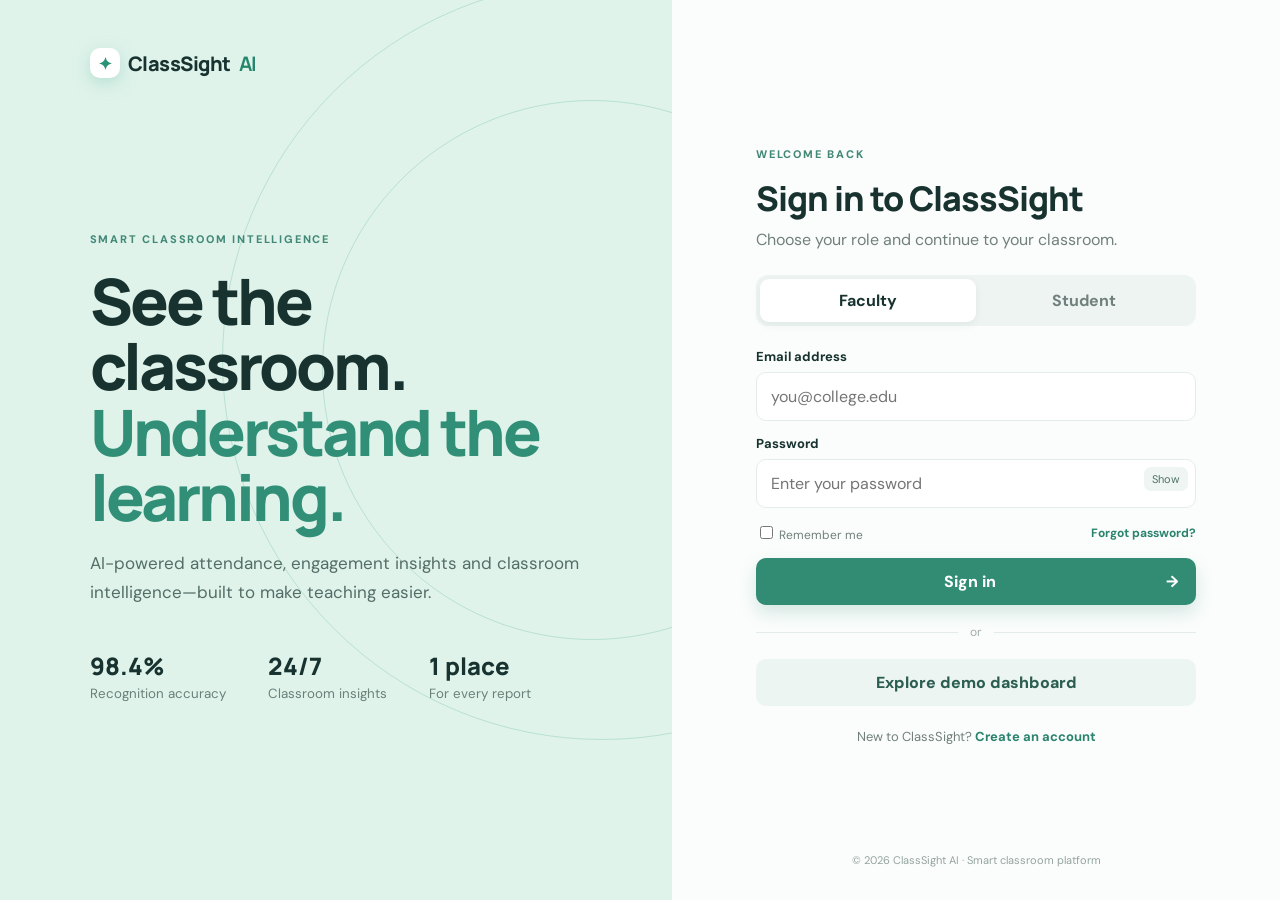
<file: index.html>
<!DOCTYPE html>
<html lang="en">
<head>
  <meta charset="UTF-8">
  <meta name="viewport" content="width=device-width, initial-scale=1.0">
  <title>ClassSight AI — Smart Classroom Intelligence</title>
  <link rel="preconnect" href="https://fonts.googleapis.com">
  <link rel="preconnect" href="https://fonts.gstatic.com" crossorigin>
  <link href="https://fonts.googleapis.com/css2?family=DM+Sans:wght@400;500;600;700&family=Manrope:wght@600;700;800&display=swap" rel="stylesheet">
  <link rel="stylesheet" href="css/style.css">
</head>
<body>
  <div id="toast" class="toast"></div>

  <main id="authPage" class="auth-page">
    <section class="auth-visual">
      <div class="brand brand-light"><span class="brand-mark">✦</span> ClassSight <b>AI</b></div>
      <div class="visual-copy">
        <span class="eyebrow">SMART CLASSROOM INTELLIGENCE</span>
        <h1>See the classroom.<br><span>Understand the learning.</span></h1>
        <p>AI-powered attendance, engagement insights and classroom intelligence—built to make teaching easier.</p>
        <div class="trust-row">
          <div><strong>98.4%</strong><small>Recognition accuracy</small></div>
          <div><strong>24/7</strong><small>Classroom insights</small></div>
          <div><strong>1 place</strong><small>For every report</small></div>
        </div>
      </div>
      <div class="visual-orbit orbit-one"></div>
      <div class="visual-orbit orbit-two"></div>
    </section>

    <section class="auth-panel">
      <div class="mobile-brand brand"><span class="brand-mark">✦</span> ClassSight <b>AI</b></div>
      <div class="auth-card">
        <div class="auth-heading">
          <span class="eyebrow">WELCOME BACK</span>
          <h2 id="authTitle">Sign in to ClassSight</h2>
          <p id="authSubtitle">Choose your role and continue to your classroom.</p>
        </div>

        <div class="role-switch">
          <button class="role-btn active" data-role="faculty" onclick="selectRole('faculty')">Faculty</button>
          <button class="role-btn" data-role="student" onclick="selectRole('student')">Student</button>
        </div>

        <form id="loginForm" onsubmit="handleLogin(event)">
          <label>Email address</label>
          <input id="email" type="email" placeholder="you@college.edu" required>
          <label>Password</label>
          <div class="password-wrap">
            <input id="password" type="password" placeholder="Enter your password" required>
            <button type="button" onclick="togglePassword()">Show</button>
          </div>
          <div class="form-row">
            <label class="check"><input type="checkbox"> Remember me</label>
            <a href="#" onclick="showToast('Password recovery will be connected to the backend.')">Forgot password?</a>
          </div>
          <button class="primary-btn full" type="submit">Sign in <span>→</span></button>
        </form>

        <div class="divider"><span>or</span></div>
        <button class="secondary-btn full" onclick="demoLogin()">Explore demo dashboard</button>
        <p class="signup-text">New to ClassSight? <a href="#" onclick="toggleSignup(event)">Create an account</a></p>
      </div>
      <p class="auth-footer">© 2026 ClassSight AI · Smart classroom platform</p>
    </section>
  </main>

  <main id="appPage" class="app-page hidden">
    <aside class="sidebar">
      <div class="brand"><span class="brand-mark">✦</span> ClassSight <b>AI</b></div>
      <div class="sidebar-role" id="sidebarRole"></div>
      <nav id="facultyNav" class="nav">
        <button class="nav-item active" onclick="showSection('overview',this)">⌂ <span>Overview</span></button>
        <button class="nav-item" onclick="showSection('classes',this)">▣ <span>My Classes</span></button>
        <button class="nav-item" onclick="showSection('students',this)">♙ <span>Students</span></button>
        <button class="nav-item" onclick="showSection('engagement',this)">◔ <span>AI Engagement</span></button>
        <button class="nav-item" onclick="showSection('incidents',this)">⚠ <span>AI Alerts</span><i>2</i></button>
        <button class="nav-item" onclick="showSection('notes',this)">▤ <span>Lecture Notes</span></button>
        <button class="nav-item" onclick="showSection('reports',this)">▥ <span>Reports</span></button>
      </nav>
      <nav id="studentNav" class="nav hidden">
        <button class="nav-item active" onclick="showSection('studentOverview',this)">⌂ <span>Overview</span></button>
        <button class="nav-item" onclick="showSection('attendance',this)">◷ <span>My Attendance</span></button>
        <button class="nav-item" onclick="showSection('studentNotes',this)">▤ <span>Lecture Notes</span></button>
        <button class="nav-item" onclick="showSection('studentAlerts',this)">⚠ <span>My Alerts</span><i>1</i></button>
        <button class="nav-item" onclick="showSection('timetable',this)">▦ <span>Timetable</span></button>
      </nav>
      <div class="sidebar-bottom">
        <button class="nav-item" onclick="showToast('Settings will be connected to the backend.')">⚙ <span>Settings</span></button>
        <button class="nav-item logout" onclick="logout()">↪ <span>Sign out</span></button>
      </div>
    </aside>

    <section class="content">
      <header class="topbar">
        <div>
          <div class="breadcrumb">ClassSight AI <span>/</span> <strong id="pageName">Overview</strong></div>
          <h2 id="greeting">Good evening, Senthil</h2>
        </div>
        <div class="top-actions">
          <button class="icon-btn" onclick="showToast('No new system notifications.')">♢<i></i></button>
          <div class="profile" onclick="showToast('Profile menu')">
            <div class="avatar" id="avatar">SK</div>
            <div><strong id="profileName">Senthil Kumar</strong><small id="profileRole">Faculty</small></div>
            <span>⌄</span>
          </div>
        </div>
      </header>

      <div id="dashboardContent"></div>
    </section>
  </main>

  <script src="js/app.js"></script>
</body>
</html>
</file>
<file: css/style.css>
:root{
  --ink:#18332f; --muted:#71807d; --line:#e4ece9; --bg:#f7faf8;
  --white:#fff; --mint:#bdebdc; --mint-deep:#26866d; --blue:#b9dcf6;
  --yellow:#ffe7a8; --coral:#ffd0c7; --shadow:0 12px 35px rgba(34,65,57,.08);
}
*{box-sizing:border-box} body{margin:0;font-family:"DM Sans",sans-serif;color:var(--ink);background:var(--bg)}
button,input{font:inherit} button{cursor:pointer;border:0} .hidden{display:none!important}
.auth-page{min-height:100vh;display:grid;grid-template-columns:1.05fr .95fr;background:#fbfdfc}
.auth-visual{position:relative;overflow:hidden;background:#dff3eb;padding:48px 7vw;display:flex;flex-direction:column}
.brand{font-family:Manrope,sans-serif;font-size:20px;font-weight:800;letter-spacing:-.5px;display:flex;align-items:center;gap:8px}
.brand b{color:var(--mint-deep)} .brand-mark{display:grid;place-items:center;width:30px;height:30px;border-radius:10px;background:#fff;color:#2a9277;font-size:17px;box-shadow:0 5px 15px #93cdbb80}
.brand-light{color:#18332f}.visual-copy{margin-top:auto;margin-bottom:auto;max-width:620px;z-index:2}
.eyebrow{font-size:11px;letter-spacing:1.8px;font-weight:800;color:#438877}
.visual-copy h1{font:800 clamp(42px,5vw,72px)/1.02 Manrope,sans-serif;letter-spacing:-3px;margin:20px 0}
.visual-copy h1 span{color:#328f77}.visual-copy p{font-size:17px;line-height:1.7;color:#536d67;max-width:540px}
.trust-row{display:flex;gap:42px;margin-top:42px}.trust-row strong{display:block;font:800 24px Manrope}.trust-row small{color:#69807b}
.visual-orbit{position:absolute;border:1px solid #91cdbb80;border-radius:50%}.orbit-one{width:540px;height:540px;right:-190px;top:100px}.orbit-two{width:760px;height:760px;right:-310px;top:-20px}
.auth-panel{display:flex;align-items:center;justify-content:center;padding:35px}.auth-card{width:min(440px,100%)}.auth-heading h2{font:800 34px Manrope;margin:12px 0 8px;letter-spacing:-1px}.auth-heading p{color:var(--muted);margin:0 0 25px}
.mobile-brand{display:none;margin-bottom:30px}.role-switch{display:grid;grid-template-columns:1fr 1fr;background:#edf4f1;border-radius:12px;padding:4px;margin-bottom:22px}.role-btn{padding:11px;border-radius:9px;background:transparent;color:#71807d;font-weight:700}.role-btn.active{background:#fff;color:var(--ink);box-shadow:0 3px 10px #18332f0e}
.auth-card form>label{display:block;font-size:13px;font-weight:700;margin:14px 0 7px}.auth-card input[type=email],.auth-card input[type=password]{width:100%;border:1px solid var(--line);background:#fff;border-radius:10px;padding:13px 14px;outline:none}.auth-card input:focus{border-color:#75bca9;box-shadow:0 0 0 3px #bdebdc55}
.password-wrap{position:relative}.password-wrap input{padding-right:65px!important}.password-wrap button{position:absolute;right:8px;top:8px;background:#eef5f2;color:#4f7169;border-radius:7px;padding:5px 8px;font-size:11px}
.form-row{display:flex;justify-content:space-between;align-items:center;margin:15px 0;font-size:12px}.form-row a,.signup-text a{color:#29836d;font-weight:700;text-decoration:none}.check{color:var(--muted)}.check input{accent-color:#3c9b7f}
.primary-btn,.secondary-btn{border-radius:10px;padding:13px 18px;font-weight:800}.primary-btn{background:#318c73;color:#fff;box-shadow:0 8px 18px #318c7330}.primary-btn:hover{background:#267c65}.primary-btn span{float:right}.secondary-btn{background:#edf5f2;color:#2b5d51}.full{width:100%}.divider{display:flex;align-items:center;gap:12px;color:#a0adaa;font-size:12px;margin:19px 0}.divider:before,.divider:after{content:"";height:1px;background:var(--line);flex:1}.signup-text{text-align:center;color:var(--muted);font-size:13px;margin-top:22px}.auth-footer{position:absolute;bottom:22px;color:#94a39f;font-size:11px}

.app-page{min-height:100vh;display:flex}.sidebar{width:255px;background:#fff;border-right:1px solid var(--line);padding:26px 16px;display:flex;flex-direction:column;position:fixed;inset:0 auto 0 0}.sidebar-role{margin:35px 12px 12px;font-size:10px;font-weight:800;letter-spacing:1.5px;color:#9aa9a5}.nav{display:flex;flex-direction:column;gap:4px}.nav-item{background:transparent;text-align:left;color:#71807d;border-radius:10px;padding:12px 13px;font-size:13px;font-weight:600;display:flex;align-items:center;gap:12px}.nav-item:hover{background:#f1f7f5;color:#286d5d}.nav-item.active{background:#e4f4ee;color:#25735f}.nav-item i{margin-left:auto;background:#ef8b72;color:white;border-radius:20px;padding:2px 6px;font-size:9px;font-style:normal}.sidebar-bottom{margin-top:auto}.logout{color:#a27069}.content{margin-left:255px;flex:1;padding:0 38px 50px}.topbar{height:105px;display:flex;align-items:center;justify-content:space-between;border-bottom:1px solid var(--line)}.breadcrumb{font-size:11px;color:#a0adaa;margin-bottom:7px}.breadcrumb span{padding:0 6px}.breadcrumb strong{color:#61746f}.topbar h2{font:800 24px Manrope;margin:0;letter-spacing:-.5px}.top-actions{display:flex;align-items:center;gap:18px}.icon-btn{position:relative;background:#fff;border:1px solid var(--line);border-radius:10px;width:42px;height:42px;color:#64807a}.icon-btn i{position:absolute;right:9px;top:8px;width:6px;height:6px;background:#ef806a;border-radius:50%}.profile{display:flex;align-items:center;gap:10px;cursor:pointer}.avatar{width:39px;height:39px;border-radius:12px;background:#ccefe3;color:#26765f;display:grid;place-items:center;font-weight:800;font-size:12px}.profile strong{font-size:12px;display:block}.profile small{color:#899893;font-size:10px}.profile>span{color:#9ca9a5;margin-left:3px}
.page{padding-top:28px}.section-title{display:flex;justify-content:space-between;align-items:center;margin-bottom:17px}.section-title h3{font:800 19px Manrope;margin:0}.section-title p{font-size:12px;color:var(--muted);margin:5px 0 0}.date-chip{background:#fff;border:1px solid var(--line);border-radius:9px;padding:9px 12px;font-size:11px;color:#60736e}
.stat-grid{display:grid;grid-template-columns:repeat(4,1fr);gap:15px}.stat-card{background:#fff;border:1px solid var(--line);border-radius:14px;padding:18px;box-shadow:0 3px 15px #18332f05}.stat-top{display:flex;justify-content:space-between;color:#778782;font-size:11px;font-weight:700}.stat-icon{width:31px;height:31px;border-radius:9px;display:grid;place-items:center}.i-mint{background:#def5ec;color:#318d72}.i-blue{background:#e1f0fa;color:#4384aa}.i-yellow{background:#fff2c9;color:#9a7b32}.i-coral{background:#ffe4df;color:#bd6b5b}.stat-card h4{font:800 29px Manrope;margin:15px 0 3px}.delta{font-size:10px;color:#48a17f}.delta.down{color:#cf7868}.dashboard-grid{display:grid;grid-template-columns:1.4fr .9fr;gap:18px;margin-top:20px}.panel{background:#fff;border:1px solid var(--line);border-radius:14px;padding:20px}.panel h4{font:800 15px Manrope;margin:0}.panel-sub{font-size:11px;color:#879692;margin-top:4px}.chart{height:210px;display:flex;align-items:end;gap:13px;padding:25px 8px 5px;border-bottom:1px solid #eaf0ee;margin-top:10px}.bar-wrap{height:100%;flex:1;display:flex;flex-direction:column;justify-content:end;align-items:center;gap:7px}.bar{width:100%;max-width:34px;border-radius:7px 7px 0 0;background:#bdebdc;min-height:10px}.bar.active{background:#4ca98e}.bar-label{font-size:9px;color:#98a5a1}.legend{display:flex;gap:18px;font-size:10px;color:#81918d;margin-top:12px}.legend span:before{content:"";display:inline-block;width:7px;height:7px;border-radius:2px;background:#4ca98e;margin-right:5px}.list{margin-top:14px}.list-row{display:flex;align-items:center;justify-content:space-between;padding:12px 0;border-bottom:1px solid #edf2f0}.list-row:last-child{border-bottom:0}.person{display:flex;align-items:center;gap:10px}.mini-avatar{width:32px;height:32px;border-radius:9px;background:#e7f1ee;display:grid;place-items:center;font-size:10px;font-weight:800;color:#4e776c}.person strong{font-size:11px;display:block}.person small{font-size:9px;color:#9aa7a3}.pill{font-size:9px;font-weight:800;padding:5px 8px;border-radius:20px}.good{background:#e3f6ed;color:#3a9174}.warn{background:#fff1c9;color:#9b7a2c}.danger{background:#ffe4df;color:#b76658}.info{background:#e4f0fa;color:#4d83a4}.progress{height:6px;background:#edf3f1;border-radius:10px;overflow:hidden;width:110px}.progress span{display:block;height:100%;background:#55aa91;border-radius:10px}.wide{grid-column:1/-1}.table{width:100%;border-collapse:collapse;margin-top:13px}.table th{text-align:left;font-size:9px;color:#98a49f;text-transform:uppercase;letter-spacing:.8px;padding:10px 8px;border-bottom:1px solid var(--line)}.table td{font-size:11px;padding:12px 8px;border-bottom:1px solid #eef3f1}.focus-meter{display:flex;align-items:center;gap:8px}.focus-dot{width:8px;height:8px;border-radius:50%;background:#4ba88c}.alert-box{padding:14px;border-radius:11px;background:#fff6dc;border:1px solid #f5e4af;margin-top:13px}.alert-box strong{font-size:11px}.alert-box p{font-size:10px;color:#7b7563;margin:5px 0}.alert-box button{background:#fff;border:1px solid #e7d69d;border-radius:7px;padding:6px 9px;font-size:9px;font-weight:800;color:#7f6929}.note-card{display:flex;justify-content:space-between;gap:15px;padding:15px 0;border-bottom:1px solid #edf2f0}.note-date{background:#e5f3ee;color:#2d806b;border-radius:9px;padding:9px;text-align:center;min-width:52px;font-size:9px;font-weight:800}.note-card h5{margin:0 0 5px;font-size:12px}.note-card p{margin:0;color:#899691;font-size:10px}.download{background:#edf5f2;color:#347665;border-radius:7px;padding:7px 10px;font-size:9px;font-weight:800;align-self:center}.empty{padding:55px 20px;text-align:center;color:#879691}.empty-icon{font-size:35px;margin-bottom:10px}.metric-big{font:800 42px Manrope;color:#2c846d}.focus-ring{width:150px;height:150px;border-radius:50%;margin:25px auto;display:grid;place-items:center;background:conic-gradient(#55aa91 0 82%,#eaf2ef 82% 100%);position:relative}.focus-ring:after{content:"";position:absolute;width:112px;height:112px;background:#fff;border-radius:50%}.focus-ring span{position:relative;z-index:1;font:800 25px Manrope}.cards-3{display:grid;grid-template-columns:repeat(3,1fr);gap:15px}.schedule{display:grid;grid-template-columns:75px 1fr;gap:0;margin-top:12px}.time{font-size:10px;color:#98a49f;padding:14px 0}.event{background:#edf7f3;border-left:3px solid #55aa91;padding:11px 13px;border-radius:0 9px 9px 0;margin:5px 0}.event strong{font-size:11px}.event small{display:block;color:#78908a;font-size:9px;margin-top:3px}
@media(max-width:950px){.auth-page{grid-template-columns:1fr}.auth-visual{display:none}.mobile-brand{display:flex}.auth-panel{padding:25px}.sidebar{width:70px}.sidebar .brand,.sidebar-role,.nav-item span,.nav-item i{display:none}.nav-item{justify-content:center}.content{margin-left:70px;padding:0 20px}.stat-grid{grid-template-columns:repeat(2,1fr)}.dashboard-grid{grid-template-columns:1fr}.cards-3{grid-template-columns:1fr 1fr}}
@media(max-width:600px){.topbar{height:90px}.profile div:not(.avatar),.profile>span{display:none}.content{padding:0 12px}.stat-grid{grid-template-columns:1fr 1fr;gap:9px}.stat-card{padding:13px}.stat-card h4{font-size:22px}.cards-3{grid-template-columns:1fr}.auth-card{padding:5px}.trust-row{gap:15px}.trust-row strong{font-size:19px}}

.toast{position:fixed;right:24px;bottom:24px;background:#18332f;color:#fff;padding:12px 16px;border-radius:10px;font-size:12px;box-shadow:0 12px 30px #18332f25;opacity:0;transform:translateY(10px);pointer-events:none;transition:.25s;z-index:100}.toast.show{opacity:1;transform:translateY(0)}
</file>
